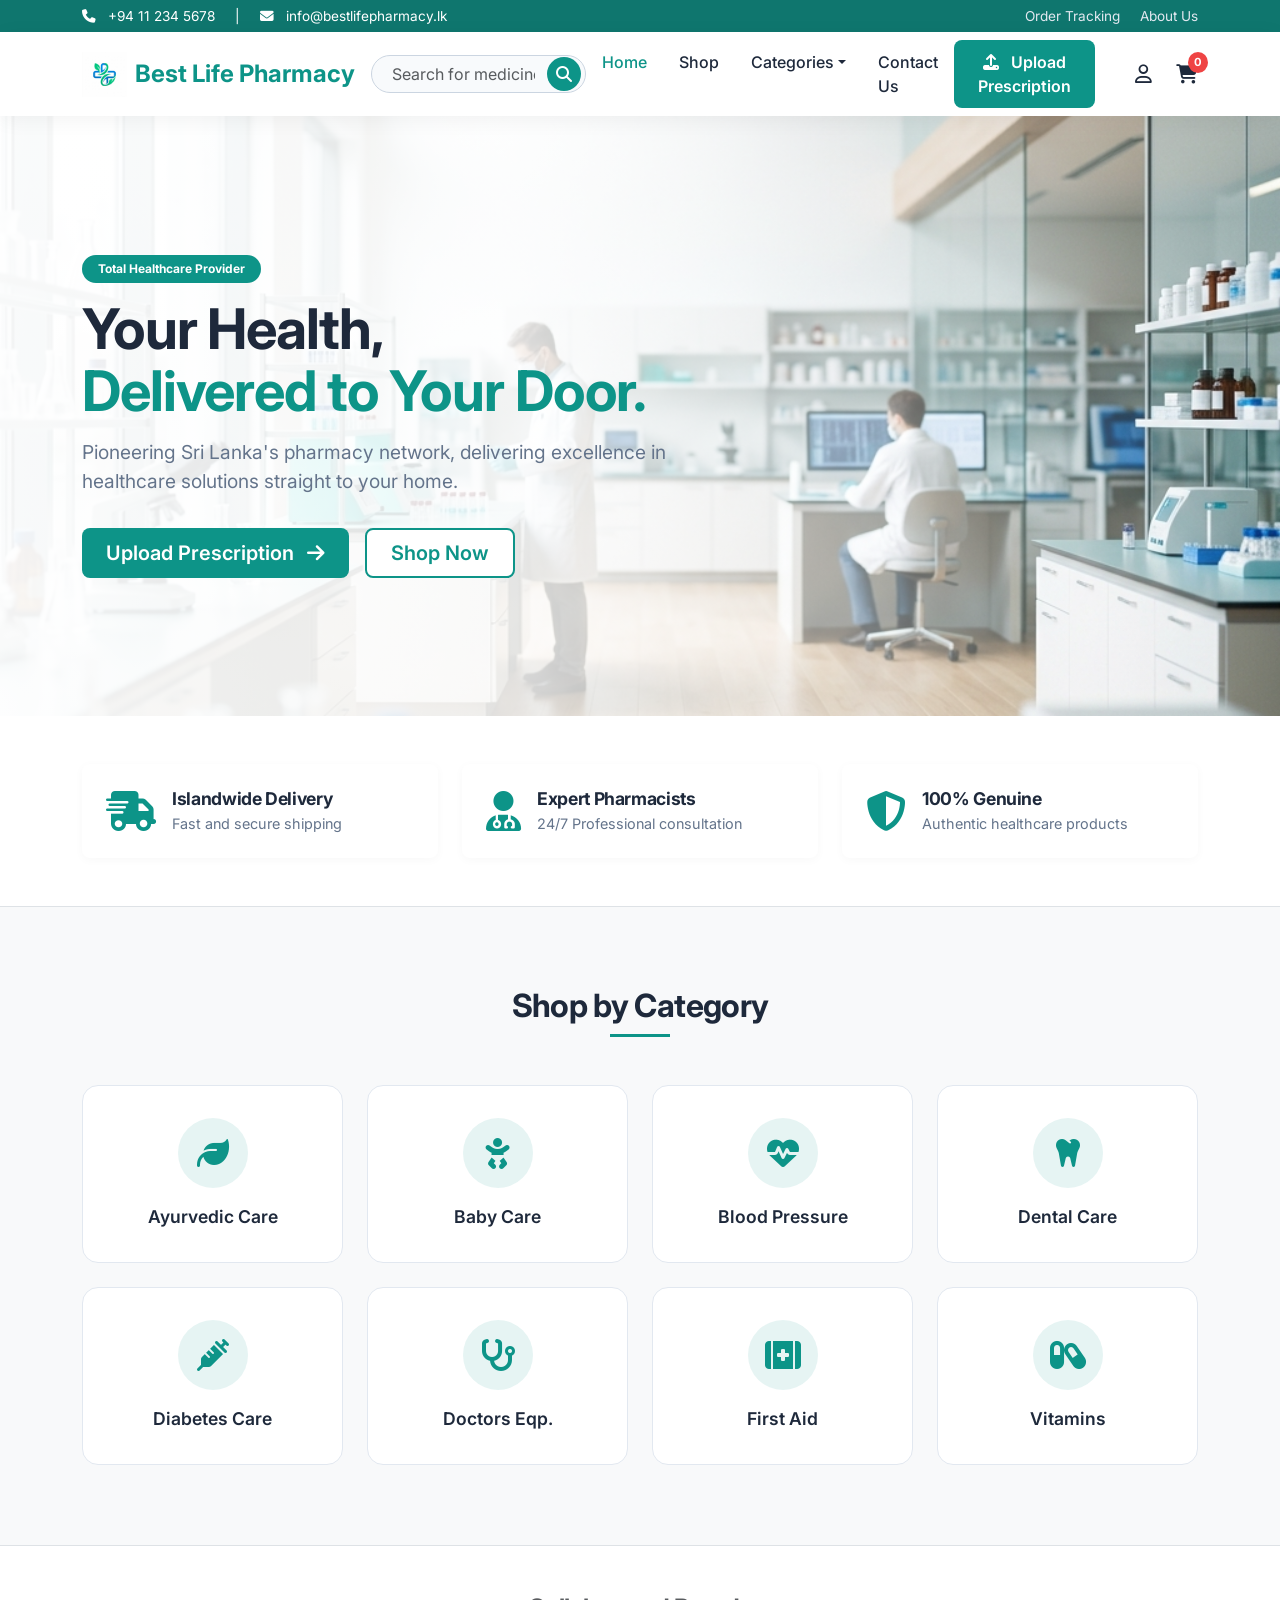
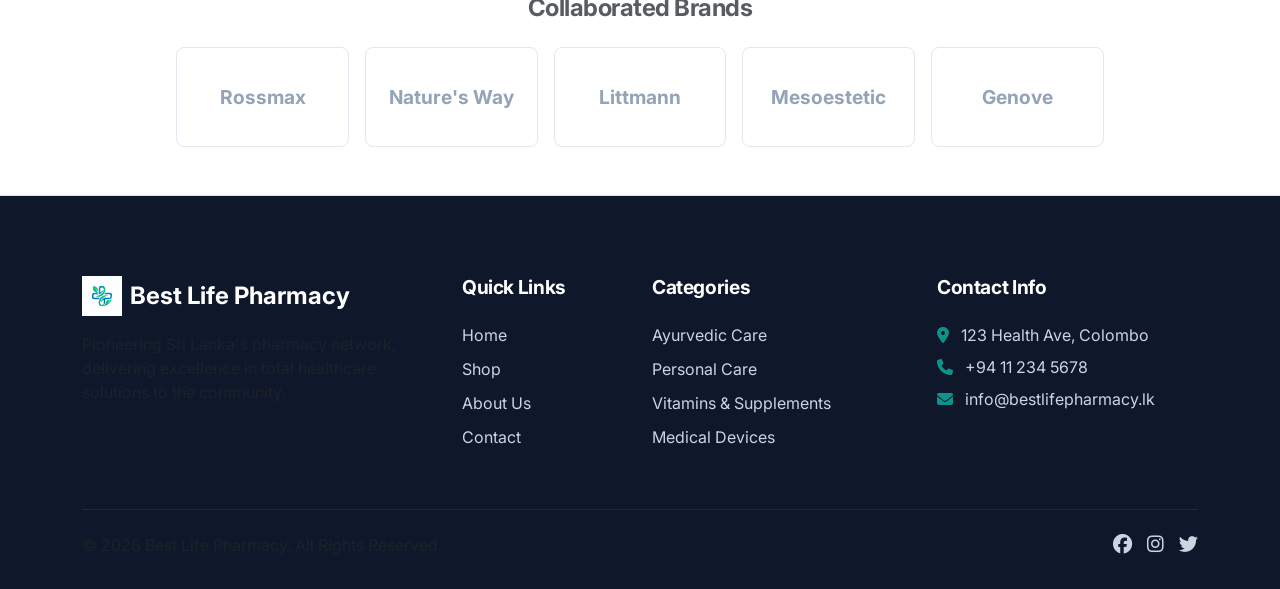
<file: index.html>
<!DOCTYPE html>
<html lang="en">
<head>
    <meta charset="UTF-8">
    <meta name="viewport" content="width=device-width, initial-scale=1.0">
    <title>Best Life Pharmacy - Online Pharmacy</title>
    <!-- Bootstrap CSS -->
    <link href="https://cdn.jsdelivr.net/npm/bootstrap@5.3.0/dist/css/bootstrap.min.css" rel="stylesheet">
    <!-- FontAwesome -->
    <link rel="stylesheet" href="https://cdnjs.cloudflare.com/ajax/libs/font-awesome/6.4.0/css/all.min.css">
    <!-- Custom CSS -->
    <link rel="stylesheet" href="styles.css">
</head>
<body>

    <!-- Top Bar -->
    <div class="top-bar d-none d-lg-block">
        <div class="container d-flex justify-content-between align-items-center">
            <div>
                <i class="fa-solid fa-phone me-2"></i> +94 11 234 5678
                <span class="mx-3">|</span>
                <i class="fa-solid fa-envelope me-2"></i> info@bestlifepharmacy.lk
            </div>
            <div>
                <a href="contact.html" class="me-3">Order Tracking</a>
                <a href="#">About Us</a>
            </div>
        </div>
    </div>

    <!-- Main Navigation -->
    <nav class="navbar navbar-expand-lg sticky-top">
        <div class="container">
            <!-- Logo -->
            <a class="navbar-brand d-flex align-items-center" href="index.html">
                <img src="assets/images/logo.png" alt="Best Life Pharmacy Logo" onerror="this.src='https://via.placeholder.com/150x50?text=Pharmacy+Logo';">
                <span class="ms-2 fw-bold text-primary-custom fs-4">Best Life Pharmacy</span>
            </a>

            <!-- Mobile Toggle -->
            <button class="navbar-toggler border-0" type="button" data-bs-toggle="collapse" data-bs-target="#navbarMain">
                <span class="navbar-toggler-icon"></span>
            </button>

            <!-- Menu -->
            <div class="collapse navbar-collapse" id="navbarMain">
                <!-- Search Bar (Center) -->
                <form class="search-form mx-auto my-3 my-lg-0">
                    <input type="text" class="form-control" placeholder="Search for medicine, brands...">
                    <button type="submit" class="btn-search"><i class="fa-solid fa-search"></i></button>
                </form>

                <ul class="navbar-nav me-auto mb-2 mb-lg-0">
                    <li class="nav-item">
                        <a class="nav-link active" href="index.html">Home</a>
                    </li>
                    <li class="nav-item">
                        <a class="nav-link" href="shop.html">Shop</a>
                    </li>
                    <li class="nav-item dropdown">
                        <a class="nav-link dropdown-toggle" href="#" data-bs-toggle="dropdown">Categories</a>
                        <ul class="dropdown-menu">
                            <li><a class="dropdown-item" href="shop.html">Ayurvedic Care</a></li>
                            <li><a class="dropdown-item" href="shop.html">Baby Care</a></li>
                            <li><a class="dropdown-item" href="shop.html">Diabetes Care</a></li>
                            <li><a class="dropdown-item" href="shop.html">Personal Care</a></li>
                        </ul>
                    </li>
                    <li class="nav-item">
                        <a class="nav-link" href="contact.html">Contact Us</a>
                    </li>
                </ul>

                <!-- Action Icons -->
                <div class="nav-actions">
                    <a href="#" class="btn btn-primary-custom me-3" data-bs-toggle="modal" data-bs-target="#prescriptionModal">
                        <i class="fa-solid fa-upload me-2"></i> Upload Prescription
                    </a>
                    <a href="#" class="action-icon d-none d-lg-block" title="User Account" id="user-btn">
                        <i class="fa-regular fa-user"></i>
                    </a>
                    <a href="#" class="action-icon position-relative" title="Cart">
                        <i class="fa-solid fa-cart-shopping"></i>
                        <span class="cart-badge" id="cart-count">0</span>
                    </a>
                </div>
            </div>
        </div>
    </nav>

    <!-- Hero Section -->
    <section class="hero-section">
        <div class="hero-overlay"></div>
        <div class="container position-relative z-2">
            <div class="row">
                <div class="col-lg-7 py-5">
                    <span class="badge bg-primary-custom mb-3 px-3 py-2 rounded-pill">Total Healthcare Provider</span>
                    <h1 class="hero-title">Your Health, <br><span>Delivered to Your Door.</span></h1>
                    <p class="hero-subtitle">Pioneering Sri Lanka's pharmacy network, delivering excellence in healthcare solutions straight to your home.</p>
                    <div class="d-flex gap-3 flex-wrap">
                        <button class="btn btn-primary-custom btn-lg w-auto" data-bs-toggle="modal" data-bs-target="#prescriptionModal">
                            Upload Prescription <i class="fa-solid fa-arrow-right ms-2"></i>
                        </button>
                        <a href="shop.html" class="btn btn-outline-custom btn-lg bg-white w-auto">
                            Shop Now
                        </a>
                    </div>
                </div>
            </div>
        </div>
    </section>

    <!-- Benefits Section -->
    <section class="py-5 bg-white border-bottom">
        <div class="container">
            <div class="row g-4">
                <div class="col-md-4">
                    <div class="benefit-item">
                        <i class="fa-solid fa-truck-fast benefit-icon text-primary-custom"></i>
                        <div class="benefit-text">
                            <h5>Islandwide Delivery</h5>
                            <p>Fast and secure shipping</p>
                        </div>
                    </div>
                </div>
                <div class="col-md-4">
                    <div class="benefit-item">
                        <i class="fa-solid fa-user-doctor benefit-icon text-primary-custom"></i>
                        <div class="benefit-text">
                            <h5>Expert Pharmacists</h5>
                            <p>24/7 Professional consultation</p>
                        </div>
                    </div>
                </div>
                <div class="col-md-4">
                    <div class="benefit-item">
                        <i class="fa-solid fa-shield-halved benefit-icon text-primary-custom"></i>
                        <div class="benefit-text">
                            <h5>100% Genuine</h5>
                            <p>Authentic healthcare products</p>
                        </div>
                    </div>
                </div>
            </div>
        </div>
    </section>

    <!-- Shop by Category -->
    <section class="section-padding bg-light">
        <div class="container">
            <div class="text-center mb-5">
                <h2 class="fw-bold">Shop by Category</h2>
                <div class="mx-auto mt-2" style="width: 60px; height: 3px; background: var(--primary-color);"></div>
            </div>
            
            <div class="row g-4">
                <div class="col-6 col-md-4 col-lg-3">
                    <a href="shop.html" class="category-card">
                        <div class="cat-icon-wrap"><i class="fa-solid fa-leaf"></i></div>
                        <div class="category-title">Ayurvedic Care</div>
                    </a>
                </div>
                <div class="col-6 col-md-4 col-lg-3">
                    <a href="shop.html" class="category-card">
                        <div class="cat-icon-wrap"><i class="fa-solid fa-baby"></i></div>
                        <div class="category-title">Baby Care</div>
                    </a>
                </div>
                <div class="col-6 col-md-4 col-lg-3">
                    <a href="shop.html" class="category-card">
                        <div class="cat-icon-wrap"><i class="fa-solid fa-heart-pulse"></i></div>
                        <div class="category-title">Blood Pressure</div>
                    </a>
                </div>
                <div class="col-6 col-md-4 col-lg-3">
                    <a href="shop.html" class="category-card">
                        <div class="cat-icon-wrap"><i class="fa-solid fa-tooth"></i></div>
                        <div class="category-title">Dental Care</div>
                    </a>
                </div>
                <div class="col-6 col-md-4 col-lg-3">
                    <a href="shop.html" class="category-card">
                        <div class="cat-icon-wrap"><i class="fa-solid fa-syringe"></i></div>
                        <div class="category-title">Diabetes Care</div>
                    </a>
                </div>
                <div class="col-6 col-md-4 col-lg-3">
                    <a href="shop.html" class="category-card">
                        <div class="cat-icon-wrap"><i class="fa-solid fa-stethoscope"></i></div>
                        <div class="category-title">Doctors Eqp.</div>
                    </a>
                </div>
                <div class="col-6 col-md-4 col-lg-3">
                    <a href="shop.html" class="category-card">
                        <div class="cat-icon-wrap"><i class="fa-solid fa-kit-medical"></i></div>
                        <div class="category-title">First Aid</div>
                    </a>
                </div>
                <div class="col-6 col-md-4 col-lg-3">
                    <a href="shop.html" class="category-card">
                        <div class="cat-icon-wrap"><i class="fa-solid fa-capsules"></i></div>
                        <div class="category-title">Vitamins</div>
                    </a>
                </div>
            </div>
        </div>
    </section>

    <!-- Brands Carousel -->
    <section class="py-5 bg-white border-top border-bottom">
        <div class="container">
            <h4 class="text-center mb-4 text-muted fw-bold">Collaborated Brands</h4>
            <div class="row g-3 justify-content-center">
                <div class="col-4 col-md-2">
                    <div class="brand-wrap">Rossmax</div>
                </div>
                <div class="col-4 col-md-2">
                    <div class="brand-wrap">Nature's Way</div>
                </div>
                <div class="col-4 col-md-2">
                    <div class="brand-wrap">Littmann</div>
                </div>
                <div class="col-4 col-md-2">
                    <div class="brand-wrap">Mesoestetic</div>
                </div>
                <div class="col-4 col-md-2">
                    <div class="brand-wrap">Genove</div>
                </div>
            </div>
        </div>
    </section>

    <!-- Footer -->
    <footer class="footer">
        <div class="container">
            <div class="row g-4">
                <div class="col-lg-4 col-md-6">
                    <a class="d-flex align-items-center mb-3 text-decoration-none" href="#">
                        <img src="assets/images/logo.png" alt="Best Life Pharmacy" height="40" onerror="this.src='https://via.placeholder.com/40x40/fff/0d9488?text=UC';">
                        <span class="ms-2 fw-bold text-white fs-4">Best Life Pharmacy</span>
                    </a>
                    <p class="text-muted pe-4">Pioneering Sri Lanka's pharmacy network, delivering excellence in total healthcare solutions to the community.</p>
                </div>
                <div class="col-lg-2 col-md-6">
                    <h5 class="footer-title">Quick Links</h5>
                    <ul class="footer-links">
                        <li><a href="index.html">Home</a></li>
                        <li><a href="shop.html">Shop</a></li>
                        <li><a href="#">About Us</a></li>
                        <li><a href="contact.html">Contact</a></li>
                    </ul>
                </div>
                <div class="col-lg-3 col-md-6">
                    <h5 class="footer-title">Categories</h5>
                    <ul class="footer-links">
                        <li><a href="shop.html">Ayurvedic Care</a></li>
                        <li><a href="shop.html">Personal Care</a></li>
                        <li><a href="shop.html">Vitamins & Supplements</a></li>
                        <li><a href="shop.html">Medical Devices</a></li>
                    </ul>
                </div>
                <div class="col-lg-3 col-md-6">
                    <h5 class="footer-title">Contact Info</h5>
                    <p class="mb-2"><i class="fa-solid fa-location-dot me-2 text-primary-custom"></i> 123 Health Ave, Colombo</p>
                    <p class="mb-2"><i class="fa-solid fa-phone me-2 text-primary-custom"></i> +94 11 234 5678</p>
                    <p class="mb-2"><i class="fa-solid fa-envelope me-2 text-primary-custom"></i> info@bestlifepharmacy.lk</p>
                </div>
            </div>
            
            <div class="footer-bottom">
                <p class="mb-0 text-muted">&copy; 2026 Best Life Pharmacy. All Rights Reserved.</p>
                <div class="social-icons d-flex">
                    <a href="#"><i class="fa-brands fa-facebook"></i></a>
                    <a href="#"><i class="fa-brands fa-instagram"></i></a>
                    <a href="#"><i class="fa-brands fa-twitter"></i></a>
                </div>
            </div>
        </div>
    </footer>

    <!-- Upload Prescription Modal -->
    <div class="modal fade" id="prescriptionModal" tabindex="-1" aria-hidden="true">
        <div class="modal-dialog modal-dialog-centered">
            <div class="modal-content border-0 shadow">
                <div class="modal-header bg-primary-custom text-white border-0">
                    <h5 class="modal-title fw-bold"><i class="fa-solid fa-file-medical me-2"></i> Upload Prescription</h5>
                    <button type="button" class="btn-close btn-close-white" data-bs-dismiss="modal" aria-label="Close"></button>
                </div>
                <div class="modal-body p-4">
                    <p class="text-muted text-center mb-4">Please upload a clear image or PDF of your prescription. Our pharmacists will review it.</p>
                    <div class="upload-area mb-3" id="uploadArea">
                        <i class="fa-solid fa-cloud-arrow-up upload-icon"></i>
                        <h5 class="mt-2">Drag & Drop</h5>
                        <p class="text-muted mb-0">or click to browse your files</p>
                        <input type="file" id="prescriptionFile" class="d-none" accept="image/*, .pdf">
                    </div>
                    <div class="mb-3">
                        <label class="form-label">Additional Notes</label>
                        <textarea class="form-control" rows="2" placeholder="Any specific instructions..."></textarea>
                    </div>
                    <button class="btn btn-primary-custom w-100 py-2">Submit Prescription</button>
                    <div class="text-center mt-3 mb-2"><span class="text-muted small">Or</span></div>
                    <a href="https://wa.me/94711084918" target="_blank" class="btn btn-success w-100 py-2"><i class="fa-brands fa-whatsapp me-2 fs-5"></i> WhatsApp Us (0711084918)</a>
                </div>
            </div>
        </div>
    </div>

    <!-- Auth Modal -->
    <div class="modal fade" id="authModal" tabindex="-1" aria-hidden="true">
        <div class="modal-dialog modal-dialog-centered" style="max-width: 400px;">
            <div class="modal-content border-0 shadow">
                <div class="modal-header bg-primary-custom text-white border-0">
                    <h5 class="modal-title fw-bold" id="authTitle">Sign In</h5>
                    <button type="button" class="btn-close btn-close-white" data-bs-dismiss="modal" aria-label="Close"></button>
                </div>
                <div class="modal-body p-4">
                    <form id="authForm">
                        <div class="mb-3">
                            <label class="form-label text-muted">Email address</label>
                            <input type="email" class="form-control" id="authEmail" required>
                        </div>
                        <div class="mb-4">
                            <label class="form-label text-muted">Password</label>
                            <input type="password" class="form-control" id="authPassword" required minlength="6">
                        </div>
                        <button type="submit" class="btn btn-primary-custom w-100 py-2" id="authSubmitBtn">Login</button>
                        <div class="text-center mt-3">
                            <a href="#" id="toggleAuthMode" class="text-decoration-none text-muted">Don't have an account? <b>Sign Up</b></a>
                        </div>
                    </form>
                </div>
            </div>
        </div>
    </div>

    <!-- Scripts -->
    <script src="https://cdn.jsdelivr.net/npm/bootstrap@5.3.0/dist/js/bootstrap.bundle.min.js"></script>
    <script src="scripts.js"></script>
    <script src="auth.js"></script>
</body>
</html>
</file>
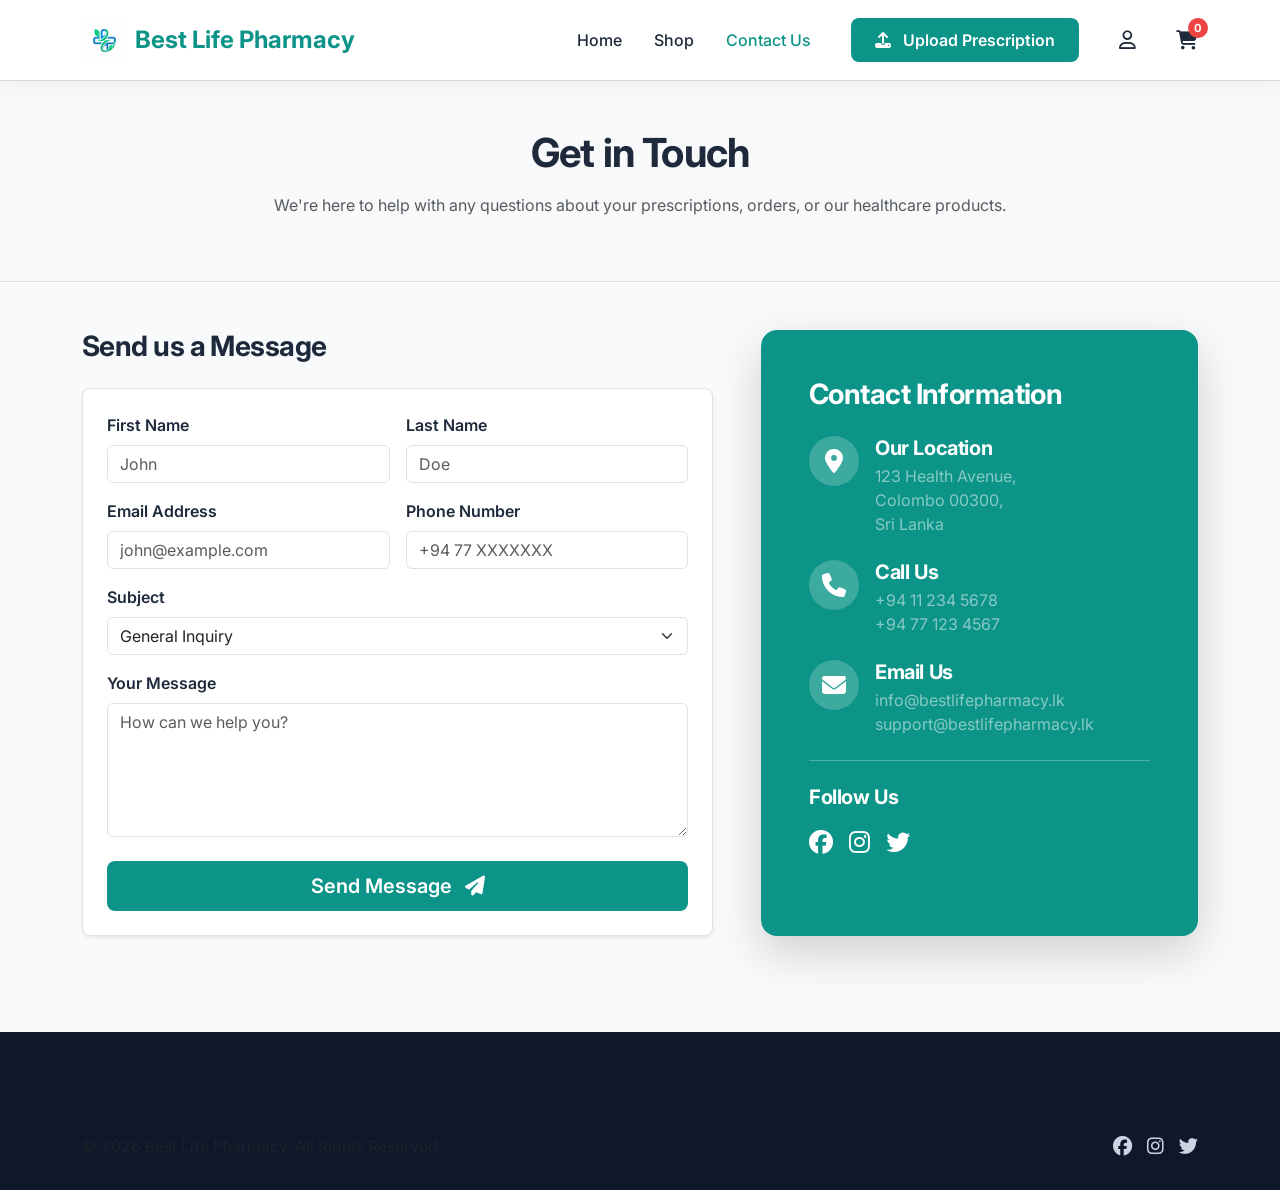
<file: contact.html>
<!DOCTYPE html>
<html lang="en">
<head>
    <meta charset="UTF-8">
    <meta name="viewport" content="width=device-width, initial-scale=1.0">
    <title>Contact Us - Best Life Pharmacy</title>
    <link href="https://cdn.jsdelivr.net/npm/bootstrap@5.3.0/dist/css/bootstrap.min.css" rel="stylesheet">
    <link rel="stylesheet" href="https://cdnjs.cloudflare.com/ajax/libs/font-awesome/6.4.0/css/all.min.css">
    <link rel="stylesheet" href="styles.css">
</head>
<body>

    <!-- Header (Same as index.html) -->
    <nav class="navbar navbar-expand-lg sticky-top">
        <div class="container">
            <a class="navbar-brand d-flex align-items-center" href="index.html">
                <img src="assets/images/logo.png" alt="Best Life Pharmacy Logo" onerror="this.src='https://via.placeholder.com/150x50?text=Pharmacy+Logo';">
                <span class="ms-2 fw-bold text-primary-custom fs-4">Best Life Pharmacy</span>
            </a>
            <button class="navbar-toggler border-0" type="button" data-bs-toggle="collapse" data-bs-target="#navbarMain">
                <span class="navbar-toggler-icon"></span>
            </button>

            <div class="collapse navbar-collapse" id="navbarMain">
                <ul class="navbar-nav ms-auto mb-2 mb-lg-0">
                    <li class="nav-item"><a class="nav-link" href="index.html">Home</a></li>
                    <li class="nav-item"><a class="nav-link" href="shop.html">Shop</a></li>
                    <li class="nav-item"><a class="nav-link active" href="contact.html">Contact Us</a></li>
                </ul>

                <div class="nav-actions ms-lg-4">
                    <a href="index.html" class="btn btn-primary-custom me-3"><i class="fa-solid fa-upload me-2"></i> Upload Prescription</a>
                    <a href="#" class="action-icon d-none d-lg-block me-3" title="User Account" id="user-btn">
                        <i class="fa-regular fa-user"></i>
                    </a>
                    <a href="#" class="action-icon position-relative">
                        <i class="fa-solid fa-cart-shopping"></i>
                        <span class="cart-badge" id="cart-count">0</span>
                    </a>
                </div>
            </div>
        </div>
    </nav>

    <!-- Page Header -->
    <div class="bg-light py-5 mb-5 border-bottom border-top">
        <div class="container text-center">
            <h1 class="fw-bold mb-3">Get in Touch</h1>
            <p class="text-muted max-w-600 mx-auto">We're here to help with any questions about your prescriptions, orders, or our healthcare products.</p>
        </div>
    </div>

    <!-- Contact Content -->
    <div class="container mb-5 pb-5">
        <div class="row g-5">
            <!-- Form -->
            <div class="col-lg-7">
                <h3 class="fw-bold mb-4">Send us a Message</h3>
                <form class="p-4 bg-white rounded-3 shadow-sm border">
                    <div class="row g-3">
                        <div class="col-md-6">
                            <label class="form-label fw-semibold">First Name</label>
                            <input type="text" class="form-control" placeholder="John">
                        </div>
                        <div class="col-md-6">
                            <label class="form-label fw-semibold">Last Name</label>
                            <input type="text" class="form-control" placeholder="Doe">
                        </div>
                        <div class="col-md-6">
                            <label class="form-label fw-semibold">Email Address</label>
                            <input type="email" class="form-control" placeholder="john@example.com">
                        </div>
                        <div class="col-md-6">
                            <label class="form-label fw-semibold">Phone Number</label>
                            <input type="tel" class="form-control" placeholder="+94 77 XXXXXXX">
                        </div>
                        <div class="col-12">
                            <label class="form-label fw-semibold">Subject</label>
                            <select class="form-select">
                                <option>General Inquiry</option>
                                <option>Order Status</option>
                                <option>Partnership/B2B</option>
                                <option>Feedback</option>
                            </select>
                        </div>
                        <div class="col-12">
                            <label class="form-label fw-semibold">Your Message</label>
                            <textarea class="form-control" rows="5" placeholder="How can we help you?"></textarea>
                        </div>
                        <div class="col-12 mt-4">
                            <button type="submit" class="btn btn-primary-custom btn-lg w-100">Send Message <i class="fa-solid fa-paper-plane ms-2"></i></button>
                        </div>
                    </div>
                </form>
            </div>

            <!-- Info -->
            <div class="col-lg-5">
                <div class="contact-info-card shadow-lg">
                    <h3 class="fw-bold mb-4 text-white">Contact Information</h3>
                    
                    <div class="d-flex align-items-start mb-4">
                        <div class="contact-icon"><i class="fa-solid fa-location-dot"></i></div>
                        <div class="ms-3">
                            <h5 class="text-white mb-1">Our Location</h5>
                            <p class="text-white-50 mb-0">123 Health Avenue,<br>Colombo 00300,<br>Sri Lanka</p>
                        </div>
                    </div>

                    <div class="d-flex align-items-start mb-4">
                        <div class="contact-icon"><i class="fa-solid fa-phone"></i></div>
                        <div class="ms-3">
                            <h5 class="text-white mb-1">Call Us</h5>
                            <p class="text-white-50 mb-0">+94 11 234 5678<br>+94 77 123 4567</p>
                        </div>
                    </div>

                    <div class="d-flex align-items-start mb-4">
                        <div class="contact-icon"><i class="fa-solid fa-envelope"></i></div>
                        <div class="ms-3">
                            <h5 class="text-white mb-1">Email Us</h5>
                            <p class="text-white-50 mb-0">info@bestlifepharmacy.lk<br>support@bestlifepharmacy.lk</p>
                        </div>
                    </div>

                    <hr class="border-white opacity-25 my-4">
                    
                    <h5 class="text-white mb-3">Follow Us</h5>
                    <div class="d-flex gap-3 fs-4">
                        <a href="#" class="text-white"><i class="fa-brands fa-facebook"></i></a>
                        <a href="#" class="text-white"><i class="fa-brands fa-instagram"></i></a>
                        <a href="#" class="text-white"><i class="fa-brands fa-twitter"></i></a>
                    </div>
                </div>
            </div>
        </div>
    </div>

    <!-- Footer -->
    <footer class="footer">
        <div class="container">
            <div class="footer-bottom mt-0 border-top-0 border-secondary">
                <p class="mb-0 text-muted">&copy; 2026 Best Life Pharmacy. All Rights Reserved.</p>
                <div class="social-icons d-flex">
                    <a href="#"><i class="fa-brands fa-facebook"></i></a>
                    <a href="#"><i class="fa-brands fa-instagram"></i></a>
                    <a href="#"><i class="fa-brands fa-twitter"></i></a>
                </div>
            </div>
        </div>
    </footer>

    <!-- Auth Modal -->
    <div class="modal fade" id="authModal" tabindex="-1" aria-hidden="true">
        <div class="modal-dialog modal-dialog-centered" style="max-width: 400px;">
            <div class="modal-content border-0 shadow">
                <div class="modal-header bg-primary-custom text-white border-0">
                    <h5 class="modal-title fw-bold" id="authTitle">Sign In</h5>
                    <button type="button" class="btn-close btn-close-white" data-bs-dismiss="modal" aria-label="Close"></button>
                </div>
                <div class="modal-body p-4">
                    <form id="authForm">
                        <div class="mb-3">
                            <label class="form-label text-muted">Email address</label>
                            <input type="email" class="form-control" id="authEmail" required>
                        </div>
                        <div class="mb-4">
                            <label class="form-label text-muted">Password</label>
                            <input type="password" class="form-control" id="authPassword" required minlength="6">
                        </div>
                        <button type="submit" class="btn btn-primary-custom w-100 py-2" id="authSubmitBtn">Login</button>
                        <div class="text-center mt-3">
                            <a href="#" id="toggleAuthMode" class="text-decoration-none text-muted">Don't have an account? <b>Sign Up</b></a>
                        </div>
                    </form>
                </div>
            </div>
        </div>
    </div>

    <!-- Scripts -->
    <script src="https://cdn.jsdelivr.net/npm/bootstrap@5.3.0/dist/js/bootstrap.bundle.min.js"></script>
    <script src="scripts.js"></script>
    <script src="auth.js"></script>
</body>
</html>
</file>
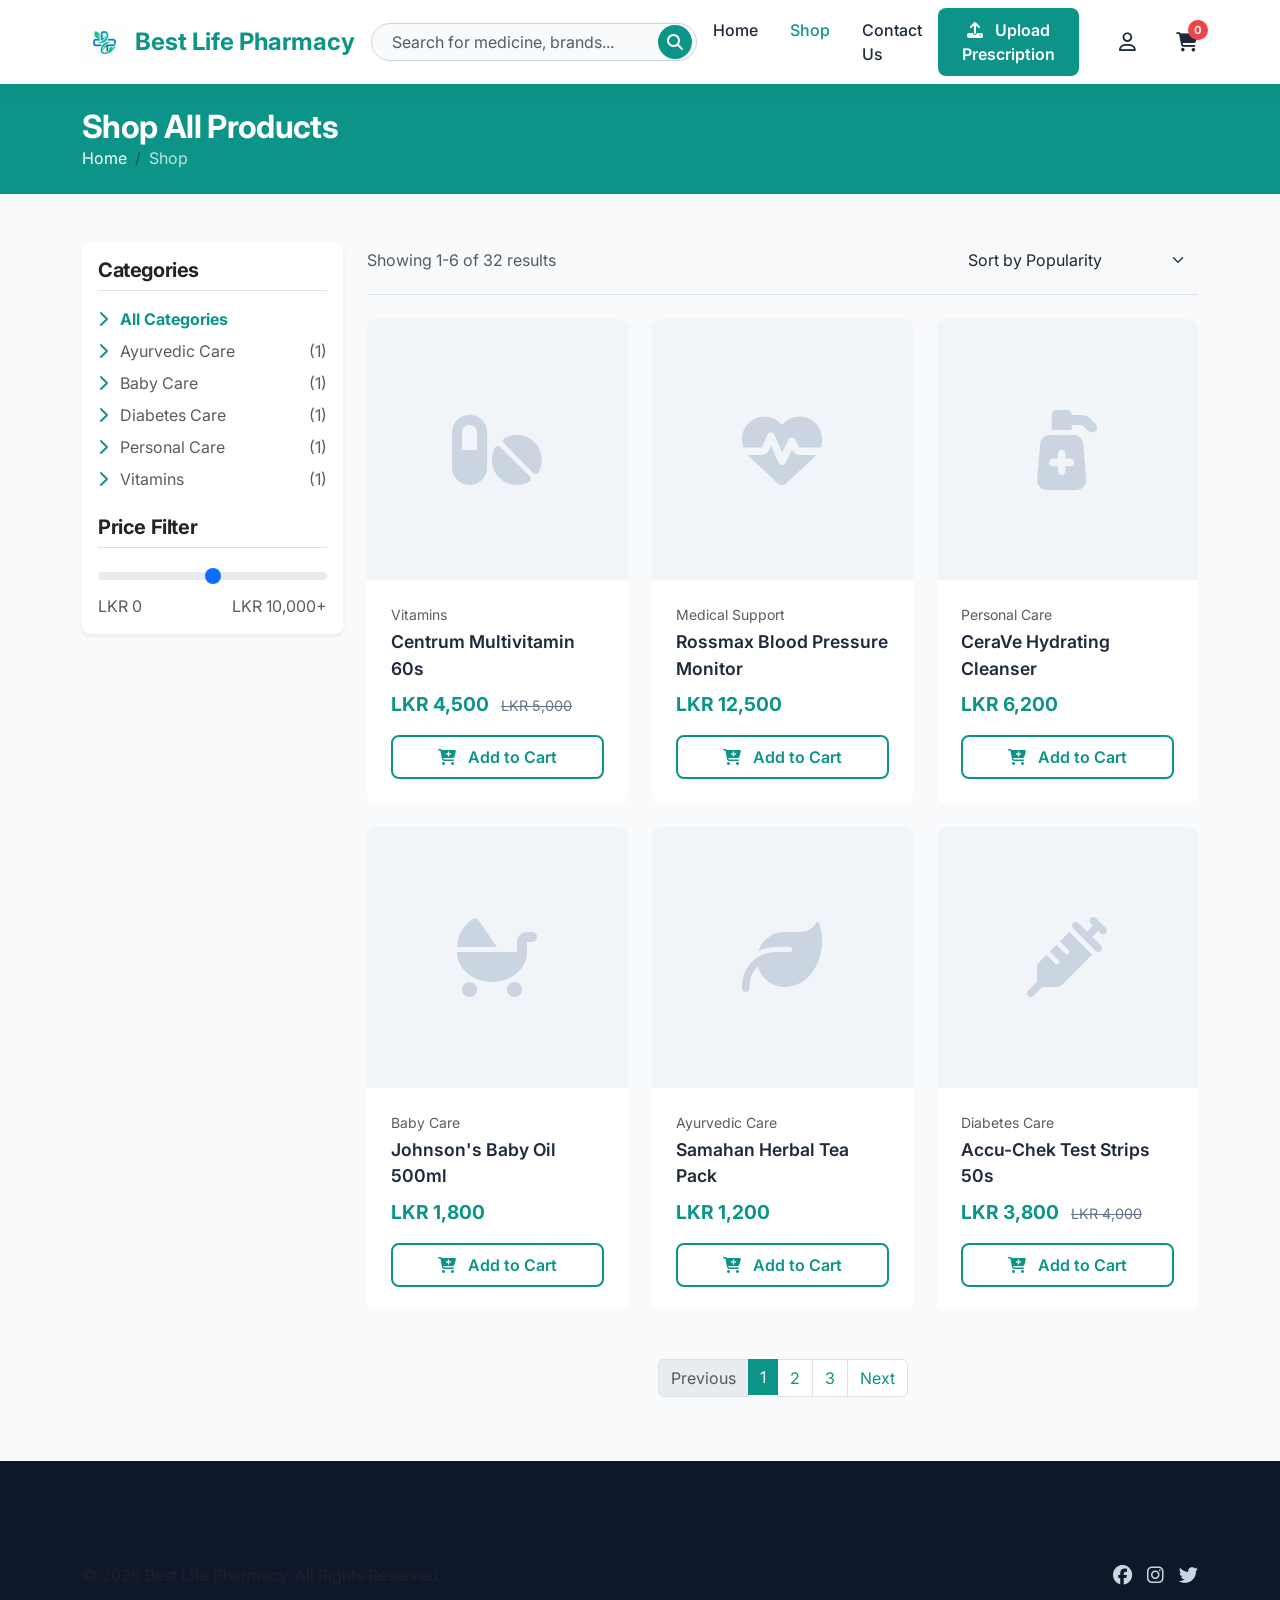
<file: shop.html>
<!DOCTYPE html>
<html lang="en">
<head>
    <meta charset="UTF-8">
    <meta name="viewport" content="width=device-width, initial-scale=1.0">
    <title>Shop - Best Life Pharmacy</title>
    <link href="https://cdn.jsdelivr.net/npm/bootstrap@5.3.0/dist/css/bootstrap.min.css" rel="stylesheet">
    <link rel="stylesheet" href="https://cdnjs.cloudflare.com/ajax/libs/font-awesome/6.4.0/css/all.min.css">
    <link rel="stylesheet" href="styles.css">
</head>
<body>

    <!-- Header (Same as index.html) -->
    <nav class="navbar navbar-expand-lg sticky-top">
        <div class="container">
            <a class="navbar-brand d-flex align-items-center" href="index.html">
                <img src="assets/images/logo.png" alt="Best Life Pharmacy Logo" onerror="this.src='https://via.placeholder.com/150x50?text=Pharmacy+Logo';">
                <span class="ms-2 fw-bold text-primary-custom fs-4">Best Life Pharmacy</span>
            </a>
            <button class="navbar-toggler border-0" type="button" data-bs-toggle="collapse" data-bs-target="#navbarMain">
                <span class="navbar-toggler-icon"></span>
            </button>

            <div class="collapse navbar-collapse" id="navbarMain">
                <form class="search-form mx-auto my-3 my-lg-0">
                    <input type="text" class="form-control" placeholder="Search for medicine, brands...">
                    <button type="submit" class="btn-search"><i class="fa-solid fa-search"></i></button>
                </form>

                <ul class="navbar-nav me-auto mb-2 mb-lg-0">
                    <li class="nav-item"><a class="nav-link" href="index.html">Home</a></li>
                    <li class="nav-item"><a class="nav-link active" href="shop.html">Shop</a></li>
                    <li class="nav-item"><a class="nav-link" href="contact.html">Contact Us</a></li>
                </ul>

                <div class="nav-actions">
                    <a href="index.html" class="btn btn-primary-custom me-3"><i class="fa-solid fa-upload me-2"></i> Upload Prescription</a>
                    <a href="#" class="action-icon d-none d-lg-block me-3" title="User Account" id="user-btn">
                        <i class="fa-regular fa-user"></i>
                    </a>
                    <a href="#" class="action-icon position-relative">
                        <i class="fa-solid fa-cart-shopping"></i>
                        <span class="cart-badge" id="cart-count">0</span>
                    </a>
                </div>
            </div>
        </div>
    </nav>

    <!-- Page Header -->
    <div class="bg-primary-custom py-4 mb-5">
        <div class="container">
            <h2 class="text-white fw-bold m-0">Shop All Products</h2>
            <nav aria-label="breadcrumb">
                <ol class="breadcrumb mb-0">
                    <li class="breadcrumb-item"><a href="index.html" class="text-white text-decoration-none">Home</a></li>
                    <li class="breadcrumb-item active text-white opacity-75" aria-current="page">Shop</li>
                </ol>
            </nav>
        </div>
    </div>

    <!-- Shop Content -->
    <div class="container mb-5">
        <div class="row">
            <!-- Sidebar -->
            <div class="col-lg-3 mb-4">
                <div class="card border-0 shadow-sm rounded-3">
                    <div class="card-body">
                        <h5 class="fw-bold mb-3 border-bottom pb-2">Categories</h5>
                        <ul class="list-unstyled mb-4" id="category-filters">
                            <li class="mb-2"><a href="#" class="category-filter text-decoration-none text-primary-custom fw-bold" data-filter="all"><i class="fa-solid fa-chevron-right fs-6 me-2 text-primary-custom"></i> All Categories</a></li>
                            <li class="mb-2"><a href="#" class="category-filter text-decoration-none text-muted" data-filter="Ayurvedic Care"><i class="fa-solid fa-chevron-right fs-6 me-2 text-primary-custom"></i> Ayurvedic Care <span class="float-end">(1)</span></a></li>
                            <li class="mb-2"><a href="#" class="category-filter text-decoration-none text-muted" data-filter="Baby Care"><i class="fa-solid fa-chevron-right fs-6 me-2 text-primary-custom"></i> Baby Care <span class="float-end">(1)</span></a></li>
                            <li class="mb-2"><a href="#" class="category-filter text-decoration-none text-muted" data-filter="Diabetes Care"><i class="fa-solid fa-chevron-right fs-6 me-2 text-primary-custom"></i> Diabetes Care <span class="float-end">(1)</span></a></li>
                            <li class="mb-2"><a href="#" class="category-filter text-decoration-none text-muted" data-filter="Personal Care"><i class="fa-solid fa-chevron-right fs-6 me-2 text-primary-custom"></i> Personal Care <span class="float-end">(1)</span></a></li>
                            <li class="mb-2"><a href="#" class="category-filter text-decoration-none text-muted" data-filter="Vitamins"><i class="fa-solid fa-chevron-right fs-6 me-2 text-primary-custom"></i> Vitamins <span class="float-end">(1)</span></a></li>
                        </ul>

                        <h5 class="fw-bold mb-3 border-bottom pb-2">Price Filter</h5>
                        <input type="range" class="form-range" min="0" max="10000" id="customRange">
                        <div class="d-flex justify-content-between text-muted fs-7">
                            <span>LKR 0</span>
                            <span>LKR 10,000+</span>
                        </div>
                    </div>
                </div>
            </div>

            <!-- Product Grid -->
            <div class="col-lg-9">
                <!-- Sorting Bar -->
                <div class="d-flex justify-content-between align-items-center mb-4 pb-3 border-bottom">
                    <p class="mb-0 text-muted">Showing 1-6 of 32 results</p>
                    <select class="form-select w-auto border-0 bg-light">
                        <option>Sort by Popularity</option>
                        <option>Sort by Price: Low to High</option>
                        <option>Sort by Price: High to Low</option>
                    </select>
                </div>

                <!-- Products -->
                <div class="row g-4">
                    <!-- Product 1 -->
                    <div class="col-md-6 col-lg-4 product-item" data-category="Vitamins">
                        <div class="card product-card">
                            <div class="product-badge">Best Seller</div>
                            <div class="product-img-wrap">
                                <i class="fa-solid fa-pills"></i>
                            </div>
                            <div class="product-body">
                                <p class="text-muted small mb-1">Vitamins</p>
                                <a href="#" class="product-title">Centrum Multivitamin 60s</a>
                                <div class="product-price">LKR 4,500 <del>LKR 5,000</del></div>
                                <div class="product-footer">
                                    <button class="btn btn-outline-custom w-100 add-to-cart-btn"><i class="fa-solid fa-cart-plus me-2"></i> Add to Cart</button>
                                </div>
                            </div>
                        </div>
                    </div>
                    <!-- Product 2 -->
                    <div class="col-md-6 col-lg-4 product-item" data-category="Medical Support">
                        <div class="card product-card">
                            <div class="product-img-wrap">
                                <i class="fa-solid fa-heart-pulse"></i>
                            </div>
                            <div class="product-body">
                                <p class="text-muted small mb-1">Medical Support</p>
                                <a href="#" class="product-title">Rossmax Blood Pressure Monitor</a>
                                <div class="product-price">LKR 12,500</div>
                                <div class="product-footer">
                                    <button class="btn btn-outline-custom w-100 add-to-cart-btn"><i class="fa-solid fa-cart-plus me-2"></i> Add to Cart</button>
                                </div>
                            </div>
                        </div>
                    </div>
                    <!-- Product 3 -->
                    <div class="col-md-6 col-lg-4 product-item" data-category="Personal Care">
                        <div class="card product-card">
                            <div class="product-img-wrap">
                                <i class="fa-solid fa-pump-medical"></i>
                            </div>
                            <div class="product-body">
                                <p class="text-muted small mb-1">Personal Care</p>
                                <a href="#" class="product-title">CeraVe Hydrating Cleanser</a>
                                <div class="product-price">LKR 6,200</div>
                                <div class="product-footer">
                                    <button class="btn btn-outline-custom w-100 add-to-cart-btn"><i class="fa-solid fa-cart-plus me-2"></i> Add to Cart</button>
                                </div>
                            </div>
                        </div>
                    </div>
                    <!-- Product 4 -->
                    <div class="col-md-6 col-lg-4 product-item" data-category="Baby Care">
                        <div class="card product-card">
                            <div class="product-img-wrap">
                                <i class="fa-solid fa-baby-carriage"></i>
                            </div>
                            <div class="product-body">
                                <p class="text-muted small mb-1">Baby Care</p>
                                <a href="#" class="product-title">Johnson's Baby Oil 500ml</a>
                                <div class="product-price">LKR 1,800</div>
                                <div class="product-footer">
                                    <button class="btn btn-outline-custom w-100 add-to-cart-btn"><i class="fa-solid fa-cart-plus me-2"></i> Add to Cart</button>
                                </div>
                            </div>
                        </div>
                    </div>
                    <!-- Product 5 -->
                    <div class="col-md-6 col-lg-4 product-item" data-category="Ayurvedic Care">
                        <div class="card product-card">
                            <div class="product-img-wrap">
                                <i class="fa-solid fa-leaf"></i>
                            </div>
                            <div class="product-body">
                                <p class="text-muted small mb-1">Ayurvedic Care</p>
                                <a href="#" class="product-title">Samahan Herbal Tea Pack</a>
                                <div class="product-price">LKR 1,200</div>
                                <div class="product-footer">
                                    <button class="btn btn-outline-custom w-100 add-to-cart-btn"><i class="fa-solid fa-cart-plus me-2"></i> Add to Cart</button>
                                </div>
                            </div>
                        </div>
                    </div>
                    <!-- Product 6 -->
                    <div class="col-md-6 col-lg-4 product-item" data-category="Diabetes Care">
                        <div class="card product-card">
                            <div class="product-badge bg-warning text-dark">5% Off</div>
                            <div class="product-img-wrap">
                                <i class="fa-solid fa-syringe"></i>
                            </div>
                            <div class="product-body">
                                <p class="text-muted small mb-1">Diabetes Care</p>
                                <a href="#" class="product-title">Accu-Chek Test Strips 50s</a>
                                <div class="product-price">LKR 3,800 <del>LKR 4,000</del></div>
                                <div class="product-footer">
                                    <button class="btn btn-outline-custom w-100 add-to-cart-btn"><i class="fa-solid fa-cart-plus me-2"></i> Add to Cart</button>
                                </div>
                            </div>
                        </div>
                    </div>
                </div>

                <!-- Pagination -->
                <nav class="mt-5">
                    <ul class="pagination justify-content-center">
                        <li class="page-item disabled"><a class="page-link" href="#">Previous</a></li>
                        <li class="page-item active"><a class="page-link bg-primary-custom border-0" href="#">1</a></li>
                        <li class="page-item"><a class="page-link text-primary-custom" href="#">2</a></li>
                        <li class="page-item"><a class="page-link text-primary-custom" href="#">3</a></li>
                        <li class="page-item"><a class="page-link text-primary-custom" href="#">Next</a></li>
                    </ul>
                </nav>
            </div>
        </div>
    </div>

    <!-- Footer -->
    <footer class="footer">
        <div class="container">
            <div class="footer-bottom mt-0 border-top-0 border-secondary">
                <p class="mb-0 text-muted">&copy; 2026 Best Life Pharmacy. All Rights Reserved.</p>
                <div class="social-icons d-flex">
                    <a href="#"><i class="fa-brands fa-facebook"></i></a>
                    <a href="#"><i class="fa-brands fa-instagram"></i></a>
                    <a href="#"><i class="fa-brands fa-twitter"></i></a>
                </div>
            </div>
        </div>
    </footer>

    <!-- Auth Modal -->
    <div class="modal fade" id="authModal" tabindex="-1" aria-hidden="true">
        <div class="modal-dialog modal-dialog-centered" style="max-width: 400px;">
            <div class="modal-content border-0 shadow">
                <div class="modal-header bg-primary-custom text-white border-0">
                    <h5 class="modal-title fw-bold" id="authTitle">Sign In</h5>
                    <button type="button" class="btn-close btn-close-white" data-bs-dismiss="modal" aria-label="Close"></button>
                </div>
                <div class="modal-body p-4">
                    <form id="authForm">
                        <div class="mb-3">
                            <label class="form-label text-muted">Email address</label>
                            <input type="email" class="form-control" id="authEmail" required>
                        </div>
                        <div class="mb-4">
                            <label class="form-label text-muted">Password</label>
                            <input type="password" class="form-control" id="authPassword" required minlength="6">
                        </div>
                        <button type="submit" class="btn btn-primary-custom w-100 py-2" id="authSubmitBtn">Login</button>
                        <div class="text-center mt-3">
                            <a href="#" id="toggleAuthMode" class="text-decoration-none text-muted">Don't have an account? <b>Sign Up</b></a>
                        </div>
                    </form>
                </div>
            </div>
        </div>
    </div>

    <!-- Scripts -->
    <script src="https://cdn.jsdelivr.net/npm/bootstrap@5.3.0/dist/js/bootstrap.bundle.min.js"></script>
    <script src="scripts.js"></script>
    <script src="auth.js"></script>
</body>
</html>
</file>
<file: styles.css>
/* === styles.css === */
@import url('https://fonts.googleapis.com/css2?family=Inter:wght@300;400;500;600;700;800&display=swap');

:root {
  --primary-color: #0d9488;    /* Teal */
  --primary-hover: #0f766e;
  --secondary-color: #2563eb;  /* Medical Blue */
  --accent-color: #ef4444;     /* Red/Coral for alerts */
  --bg-light: #f8fafc;
  --text-main: #1e293b;
  --text-muted: #64748b;
  --surface-white: #ffffff;
  --border-radius-lg: 16px;
  --border-radius-sm: 8px;
  --nav-height: 80px;
}

body {
  font-family: 'Inter', sans-serif;
  color: var(--text-main);
  background-color: var(--bg-light);
  overflow-x: hidden;
}

/* Typography & Utilities */
h1, h2, h3, h4, h5, h6 {
  font-weight: 700;
  letter-spacing: -0.02em;
}

.text-primary-custom { color: var(--primary-color) !important; }
.bg-primary-custom { background-color: var(--primary-color) !important; color: #fff;}
.bg-primary-custom:hover { background-color: var(--primary-hover) !important; }
.btn-primary-custom {
  background-color: var(--primary-color);
  color: #fff;
  border: none;
  font-weight: 600;
  border-radius: var(--border-radius-sm);
  padding: 10px 24px;
  transition: all 0.3s ease;
}
.btn-primary-custom:hover {
  background-color: var(--primary-hover);
  color: #fff;
  transform: translateY(-2px);
  box-shadow: 0 4px 12px rgba(13, 148, 136, 0.2);
}

.btn-outline-custom {
  border: 2px solid var(--primary-color);
  color: var(--primary-color);
  font-weight: 600;
  border-radius: var(--border-radius-sm);
  padding: 8px 24px;
  transition: all 0.3s ease;
}
.btn-outline-custom:hover {
  background-color: var(--primary-color);
  color: #fff;
}

.section-padding { padding: 80px 0; }

/* Setup Top Navbar */
.top-bar {
  background: var(--primary-hover);
  color: #fff;
  font-size: 0.85rem;
  padding: 6px 0;
}
.top-bar a {
  color: #e2e8f0;
  text-decoration: none;
  transition: color 0.2s;
}
.top-bar a:hover { color: #fff; }

/* Main Navbar */
.navbar {
  background-color: var(--surface-white);
  box-shadow: 0 4px 20px rgba(0,0,0,0.05);
  min-height: var(--nav-height);
}
.navbar-brand img {
  height: 45px;
  object-fit: contain;
}
.nav-link {
  font-weight: 500;
  color: var(--text-main) !important;
  margin: 0 8px;
  transition: color 0.2s;
}
.nav-link:hover, .nav-link.active {
  color: var(--primary-color) !important;
}

/* Action Icons in Nav */
.nav-actions {
  display: flex;
  align-items: center;
  gap: 1.5rem;
}
.action-icon {
  font-size: 1.2rem;
  color: var(--text-main);
  position: relative;
  text-decoration: none;
}
.action-icon:hover { color: var(--primary-color); }
.cart-badge {
  position: absolute;
  top: -8px;
  right: -10px;
  background-color: var(--accent-color);
  color: white;
  font-size: 0.7rem;
  font-weight: 700;
  padding: 2px 6px;
  border-radius: 50%;
}

/* Search Bar */
.search-form {
  position: relative;
  width: 100%;
  max-width: 400px;
}
.search-form .form-control {
  border-radius: 30px;
  padding-left: 20px;
  padding-right: 50px;
  border: 1px solid #cbd5e1;
  background-color: var(--bg-light);
}
.search-form .form-control:focus {
  box-shadow: 0 0 0 3px rgba(13, 148, 136, 0.15);
  border-color: var(--primary-color);
}
.search-form .btn-search {
  position: absolute;
  right: 5px;
  top: 50%;
  transform: translateY(-50%);
  background: var(--primary-color);
  color: white;
  border: none;
  border-radius: 50%;
  width: 34px;
  height: 34px;
  display: flex;
  align-items: center;
  justify-content: center;
}

/* Hero Section */
.hero-section {
  position: relative;
  min-height: 600px;
  background: url('./assets/images/hero-bg.png') no-repeat center center/cover;
  display: flex;
  align-items: center;
}
.hero-overlay {
  position: absolute;
  top: 0; left: 0; right: 0; bottom: 0;
  background: linear-gradient(90deg, rgba(255,255,255,0.95) 0%, rgba(255,255,255,0.85) 40%, rgba(255,255,255,0) 100%);
}
.hero-content {
  position: relative;
  z-index: 2;
  max-width: 600px;
}
.hero-title {
  font-size: 3.5rem;
  line-height: 1.1;
  margin-bottom: 1rem;
  color: var(--text-main);
}
.hero-title span {
  color: var(--primary-color);
}
.hero-subtitle {
  font-size: 1.2rem;
  color: var(--text-muted);
  margin-bottom: 2rem;
}

/* Categories Grid */
.category-card {
  background: var(--surface-white);
  border-radius: var(--border-radius-lg);
  padding: 2rem 1.5rem;
  text-align: center;
  transition: all 0.3s ease;
  border: 1px solid #e2e8f0;
  text-decoration: none;
  color: inherit;
  display: block;
}
.category-card:hover {
  transform: translateY(-8px);
  box-shadow: 0 12px 24px rgba(0,0,0,0.06);
  border-color: rgba(13, 148, 136, 0.3);
}
.cat-icon-wrap {
  width: 70px;
  height: 70px;
  border-radius: 50%;
  background: rgba(13, 148, 136, 0.1);
  display: flex;
  align-items: center;
  justify-content: center;
  margin: 0 auto 1rem auto;
  color: var(--primary-color);
  font-size: 2rem;
  transition: all 0.3s;
}
.category-card:hover .cat-icon-wrap {
  background: var(--primary-color);
  color: white;
}
.category-title {
  font-weight: 600;
  font-size: 1.1rem;
}

/* Feature/Benefits Area */
.benefit-item {
  display: flex;
  align-items: center;
  gap: 1rem;
  padding: 1.5rem;
  background: var(--surface-white);
  border-radius: var(--border-radius-sm);
  box-shadow: 0 2px 10px rgba(0,0,0,0.03);
}
.benefit-icon {
  font-size: 2.5rem;
  color: var(--secondary-color);
}
.benefit-text h5 {
  margin: 0 0 0.2rem 0;
  font-size: 1.1rem;
}
.benefit-text p {
  margin: 0;
  font-size: 0.9rem;
  color: var(--text-muted);
}

/* Product Cards */
.product-card {
  border: none;
  background: var(--surface-white);
  border-radius: var(--border-radius-sm);
  overflow: hidden;
  transition: all 0.3s ease;
  display: flex;
  flex-direction: column;
  height: 100%;
}
.product-card:hover {
  box-shadow: 0 10px 30px rgba(0,0,0,0.08);
}
.product-img-wrap {
  position: relative;
  padding-top: 100%; /* 1:1 aspect ratio */
  background: #f1f5f9;
  display: flex;
  align-items: center;
  justify-content: center;
  overflow: hidden;
}
.product-img-wrap i {
  position: absolute;
  top: 50%;
  left: 50%;
  transform: translate(-50%, -50%);
  font-size: 5rem;
  color: #cbd5e1;
}
.product-badge {
  position: absolute;
  top: 10px;
  left: 10px;
  background: var(--accent-color);
  color: white;
  padding: 4px 10px;
  font-size: 0.75rem;
  border-radius: 20px;
  font-weight: bold;
}
.product-body {
  padding: 1.5rem;
  display: flex;
  flex-direction: column;
  flex-grow: 1;
}
.product-title {
  font-weight: 600;
  font-size: 1.1rem;
  margin-bottom: 0.5rem;
  color: var(--text-main);
  text-decoration: none;
}
.product-title:hover { color: var(--primary-color); }
.product-price {
  font-weight: 700;
  font-size: 1.2rem;
  color: var(--primary-color);
  margin-bottom: 1rem;
}
.product-price del {
  color: var(--text-muted);
  font-weight: 400;
  font-size: 0.9rem;
  margin-left: 8px;
}
.product-footer {
  margin-top: auto;
}

/* Brands Area */
.brand-wrap {
  background: white;
  border: 1px solid #e2e8f0;
  padding: 20px;
  border-radius: var(--border-radius-sm);
  display: flex;
  align-items: center;
  justify-content: center;
  height: 100px;
  font-weight: 700;
  font-size: 1.2rem;
  color: #94a3b8;
  transition: all 0.3s;
}
.brand-wrap:hover {
  border-color: var(--primary-color);
  color: var(--primary-color);
  box-shadow: 0 4px 12px rgba(13, 148, 136, 0.1);
}

/* Footer */
.footer {
  background-color: #0f172a;
  color: #cbd5e1;
  padding: 80px 0 30px;
}
.footer-title {
  color: white;
  margin-bottom: 1.5rem;
  font-size: 1.2rem;
}
.footer-links {
  list-style: none;
  padding: 0;
  margin: 0;
}
.footer-links li {
  margin-bottom: 10px;
}
.footer-links a {
  color: #cbd5e1;
  text-decoration: none;
  transition: color 0.2s;
}
.footer-links a:hover {
  color: white;
  padding-left: 5px;
}
.footer-bottom {
  border-top: 1px solid #1e293b;
  margin-top: 50px;
  padding-top: 20px;
  display: flex;
  justify-content: space-between;
  align-items: center;
}
.social-icons a {
  color: #cbd5e1;
  font-size: 1.2rem;
  margin-left: 15px;
  transition: color 0.2s;
}
.social-icons a:hover { color: white; }

/* Prescription Modal styling */
.upload-area {
  border: 2px dashed #cbd5e1;
  border-radius: var(--border-radius-sm);
  padding: 40px;
  text-align: center;
  background: var(--bg-light);
  cursor: pointer;
  transition: all 0.3s;
}
.upload-area:hover, .upload-area.dragover {
  border-color: var(--primary-color);
  background: rgba(13, 148, 136, 0.05);
}
.upload-icon {
  font-size: 3rem;
  color: var(--primary-color);
  margin-bottom: 10px;
}

/* Contact page styles */
.contact-info-card {
  background: var(--primary-color);
  color: white;
  padding: 3rem;
  border-radius: var(--border-radius-lg);
  height: 100%;
}
.contact-icon {
  width: 50px;
  height: 50px;
  background: rgba(255,255,255,0.2);
  border-radius: 50%;
  display: flex;
  align-items: center;
  justify-content: center;
  font-size: 1.5rem;
  margin-bottom: 1rem;
}
</file>
